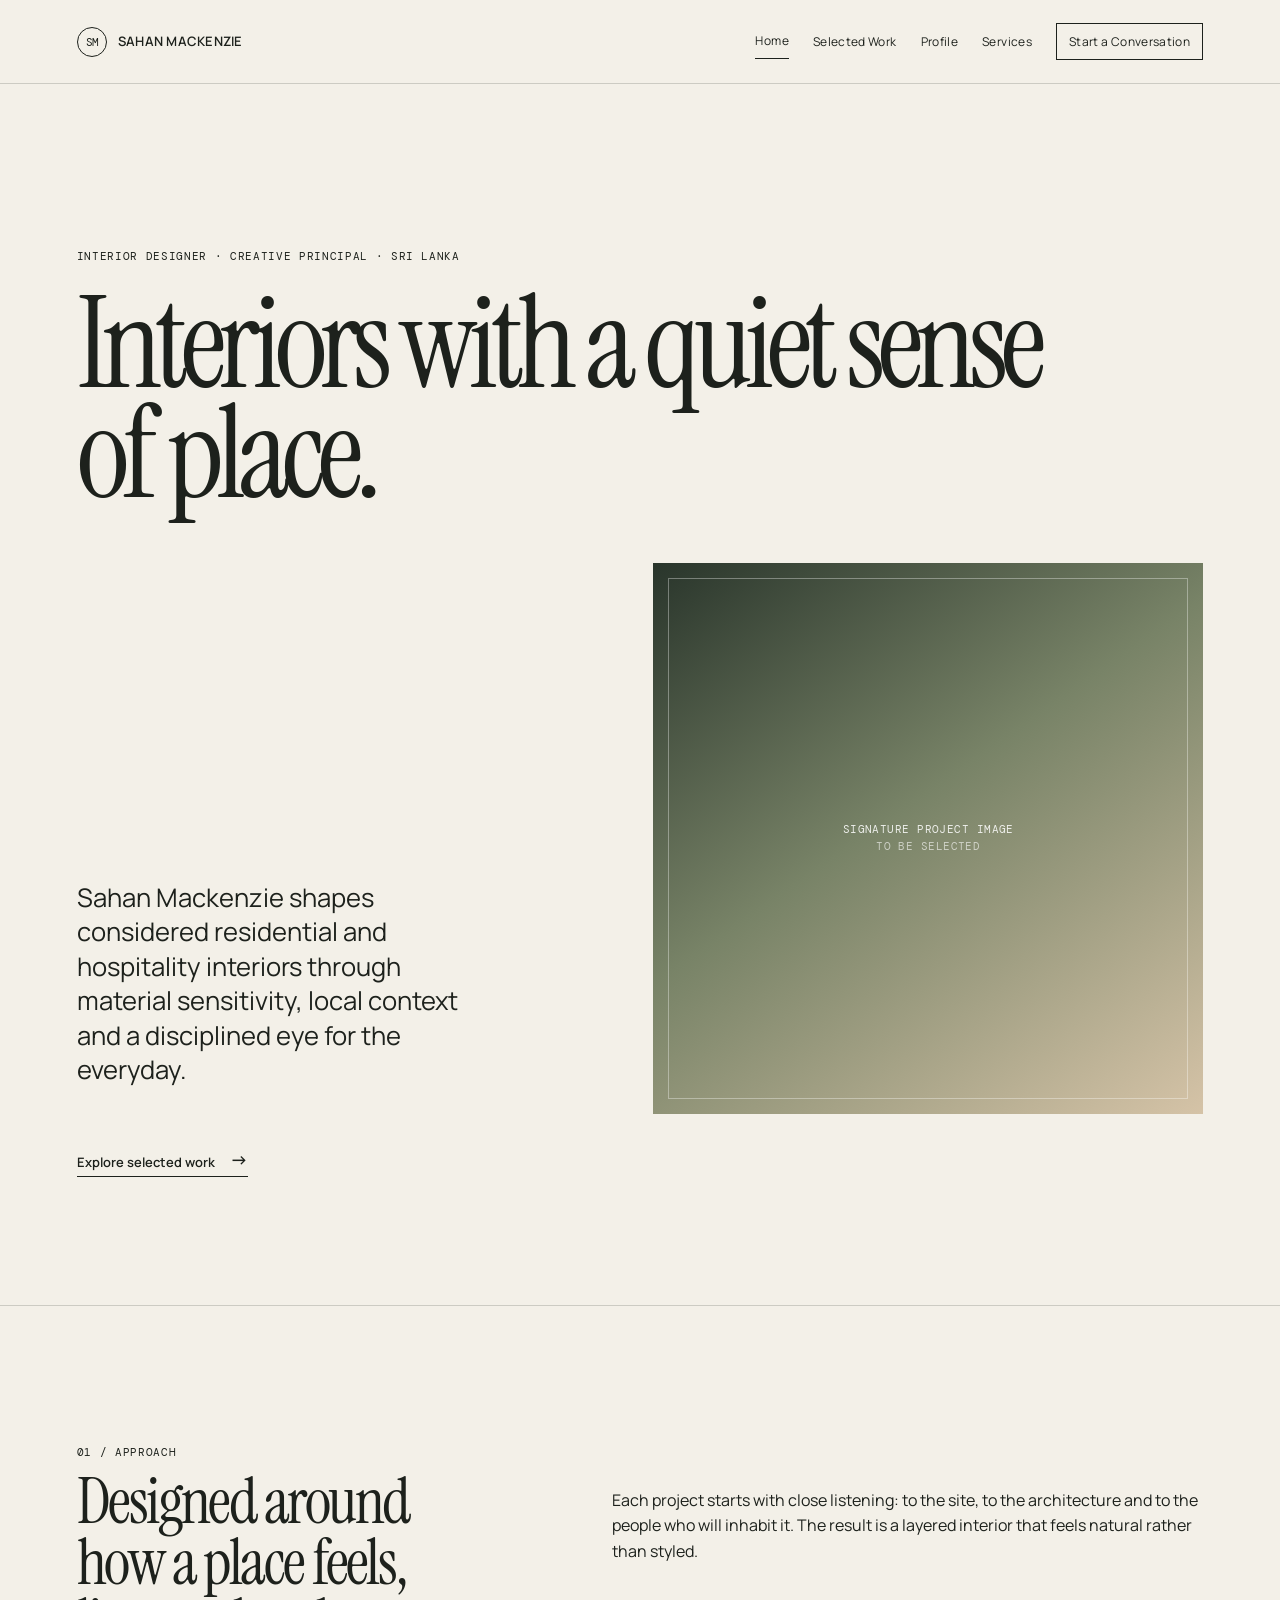
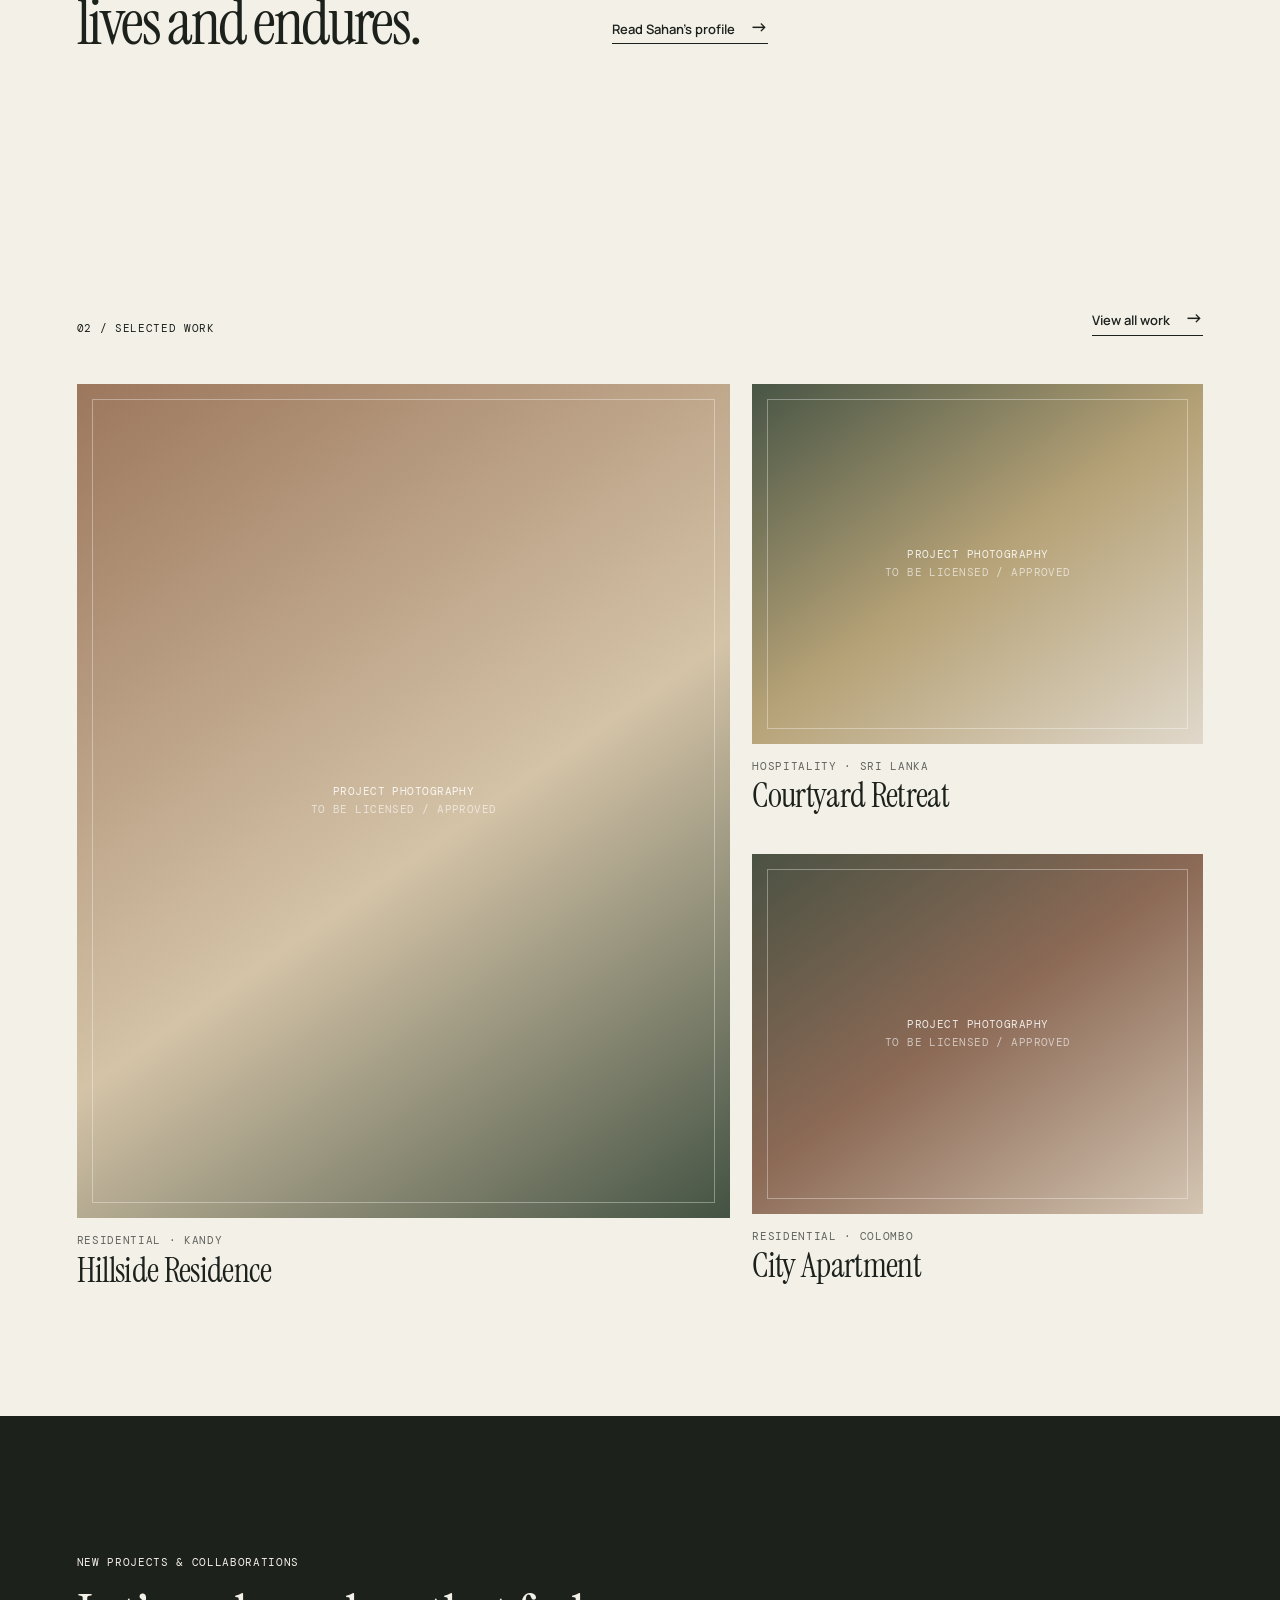
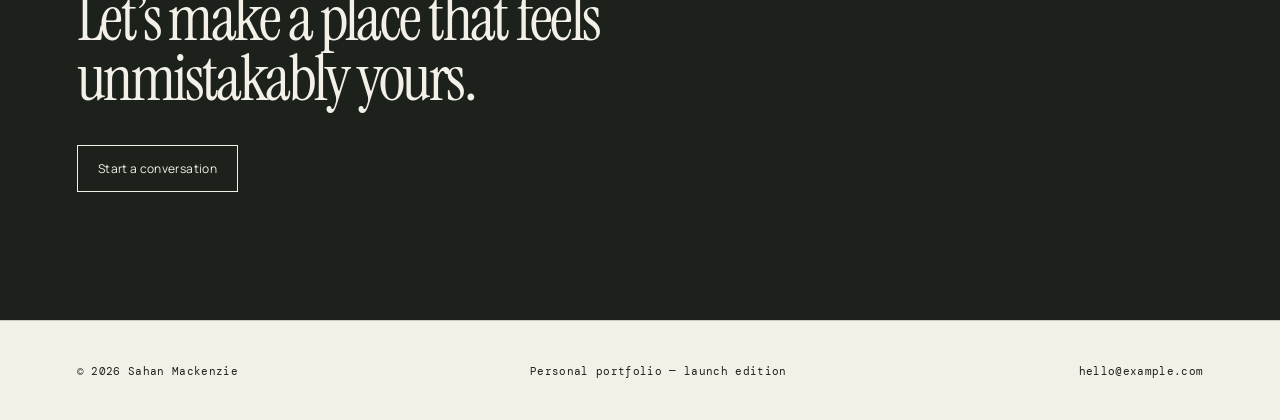
<file: index.html>
<!doctype html>
<html lang="en">
  <head>
    <meta charset="UTF-8" />
    <meta name="viewport" content="width=device-width, initial-scale=1.0" />
    <meta name="description" content="Sahan Mackenzie — Interior Designer and Creative Principal." />
    <title>Sahan Mackenzie — Interior Designer</title>
    <link rel="stylesheet" href="assets/css/site.css" />
  </head>
  <body>
    <header class="site-header">
      <a class="brand" href="index.html" aria-label="Sahan Mackenzie home"><span class="brand-mark">SM</span><span>Sahan Mackenzie</span></a>
      <button class="menu-toggle" aria-expanded="false" aria-controls="site-nav">Menu</button>
      <nav id="site-nav" class="site-nav" aria-label="Main navigation">
        <a class="active" href="index.html">Home</a><a href="work.html">Selected Work</a><a href="studio.html">Profile</a><a href="services.html">Services</a><a class="nav-cta" href="contact.html">Start a Conversation</a>
      </nav>
    </header>

    <main>
      <section class="hero page-gutter">
        <p class="eyebrow">Interior designer · Creative principal · Sri Lanka</p>
        <h1>Interiors with a quiet sense of place.</h1>
        <div class="hero-grid">
          <p class="lede">Sahan Mackenzie shapes considered residential and hospitality interiors through material sensitivity, local context and a disciplined eye for the everyday.</p>
          <div class="image-placeholder hero-art" role="img" aria-label="Placeholder for a rights-cleared signature interior photograph"><span>Signature project image<br /><em>To be selected</em></span></div>
        </div>
        <a class="text-link" href="work.html">Explore selected work <span>→</span></a>
      </section>

      <section class="statement page-gutter section-space">
        <p class="section-number">01 / Approach</p>
        <div class="two-column">
          <h2>Designed around how a place feels, lives and endures.</h2>
          <div><p>Each project starts with close listening: to the site, to the architecture and to the people who will inhabit it. The result is a layered interior that feels natural rather than styled.</p><a class="text-link" href="studio.html">Read Sahan’s profile <span>→</span></a></div>
        </div>
      </section>

      <section class="page-gutter section-space work-preview">
        <div class="section-head"><p class="section-number">02 / Selected work</p><a class="text-link" href="work.html">View all work <span>→</span></a></div>
        <div class="project-grid">
          <article class="project-card featured"><a href="project-template.html"><div class="image-placeholder image-a"><span>Project photography<br /><em>To be licensed / approved</em></span></div><p class="project-meta">Residential · Kandy</p><h3>Hillside Residence</h3></a></article>
          <article class="project-card"><a href="project-template.html"><div class="image-placeholder image-b"><span>Project photography<br /><em>To be licensed / approved</em></span></div><p class="project-meta">Hospitality · Sri Lanka</p><h3>Courtyard Retreat</h3></a></article>
          <article class="project-card"><a href="project-template.html"><div class="image-placeholder image-c"><span>Project photography<br /><em>To be licensed / approved</em></span></div><p class="project-meta">Residential · Colombo</p><h3>City Apartment</h3></a></article>
        </div>
      </section>

      <section class="contact-band page-gutter"><p class="eyebrow">New projects & collaborations</p><h2>Let’s make a place that feels unmistakably yours.</h2><a class="button button-light" href="contact.html">Start a conversation</a></section>
    </main>
    <footer class="site-footer page-gutter"><span>© <span id="year"></span> Sahan Mackenzie</span><span>Personal portfolio — launch edition</span><a href="mailto:hello@example.com">hello@example.com</a></footer>
    <script src="assets/js/site.js"></script>
  </body>
</html>
</file>
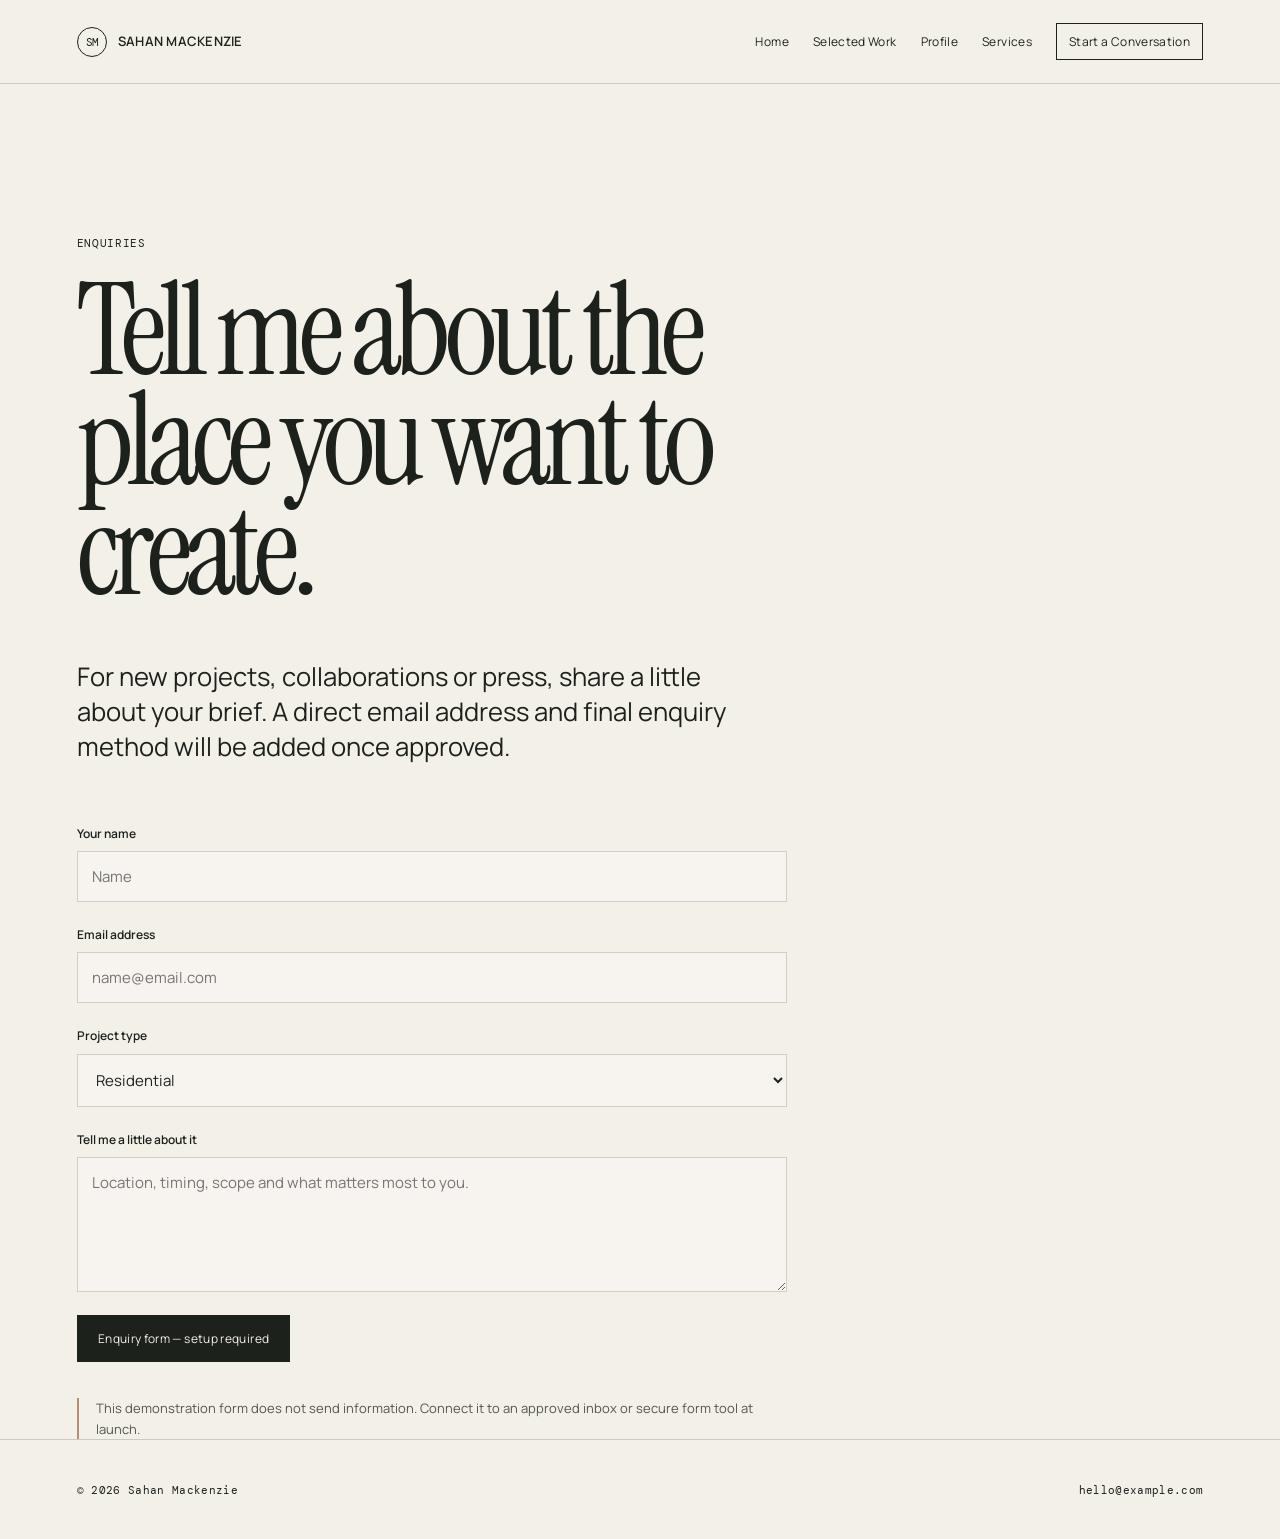
<file: contact.html>
<!doctype html>
<html lang="en"><head><meta charset="UTF-8" /><meta name="viewport" content="width=device-width, initial-scale=1.0" /><title>Start a Conversation — Sahan Mackenzie</title><link rel="stylesheet" href="assets/css/site.css" /></head><body>
<header class="site-header"><a class="brand" href="index.html"><span class="brand-mark">SM</span><span>Sahan Mackenzie</span></a><button class="menu-toggle" aria-expanded="false" aria-controls="site-nav">Menu</button><nav id="site-nav" class="site-nav"><a href="index.html">Home</a><a href="work.html">Selected Work</a><a href="studio.html">Profile</a><a href="services.html">Services</a><a class="nav-cta active" href="contact.html">Start a Conversation</a></nav></header>
<main class="contact-page page-gutter page-top"><p class="eyebrow">Enquiries</p><h1>Tell me about the place you want to create.</h1><p class="lede narrow">For new projects, collaborations or press, share a little about your brief. A direct email address and final enquiry method will be added once approved.</p><form class="enquiry-form" action="#" onsubmit="return false"><label>Your name<input type="text" name="name" placeholder="Name" /></label><label>Email address<input type="email" name="email" placeholder="name@email.com" /></label><label>Project type<select name="type"><option>Residential</option><option>Hospitality</option><option>Collaboration</option><option>Other</option></select></label><label>Tell me a little about it<textarea name="message" rows="5" placeholder="Location, timing, scope and what matters most to you."></textarea></label><button class="button" type="submit">Enquiry form — setup required</button></form><p class="content-note">This demonstration form does not send information. Connect it to an approved inbox or secure form tool at launch.</p></main><footer class="site-footer page-gutter"><span>© <span id="year"></span> Sahan Mackenzie</span><a href="mailto:hello@example.com">hello@example.com</a></footer><script src="assets/js/site.js"></script></body></html>
</file>
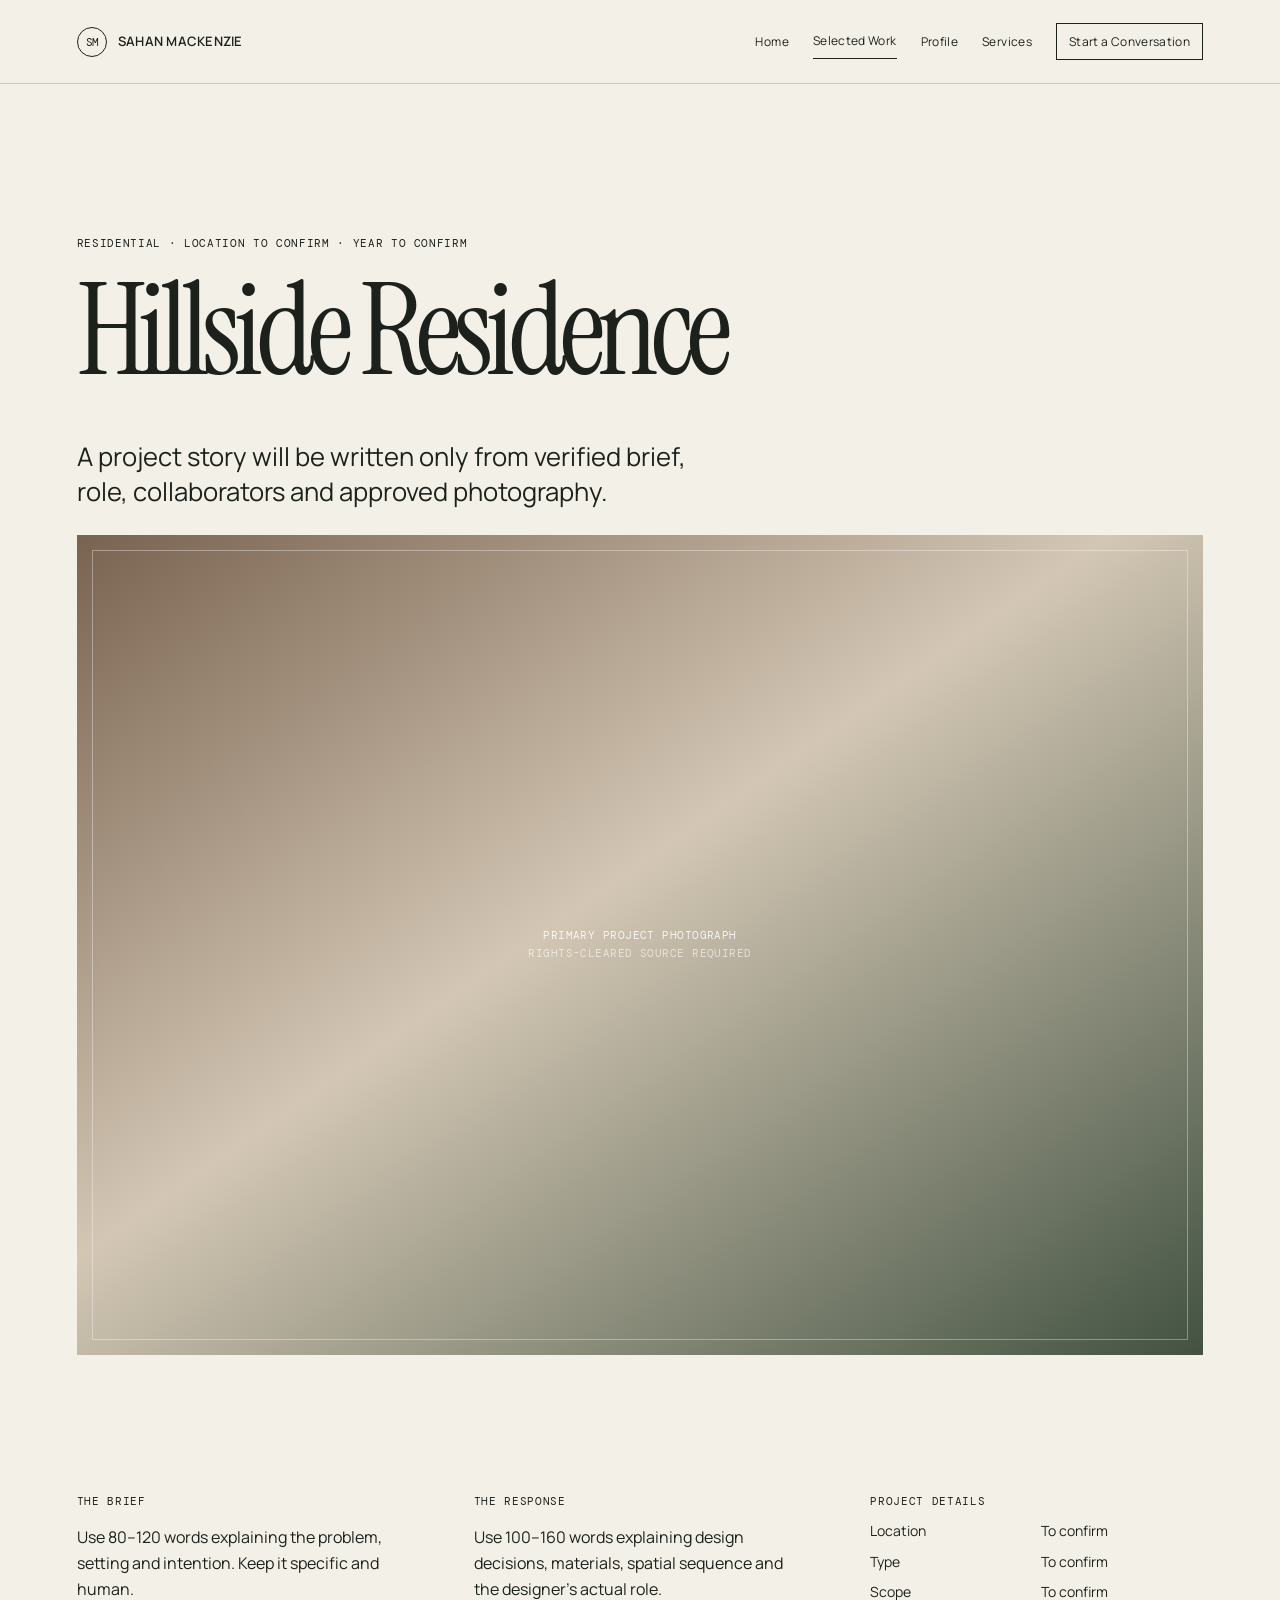
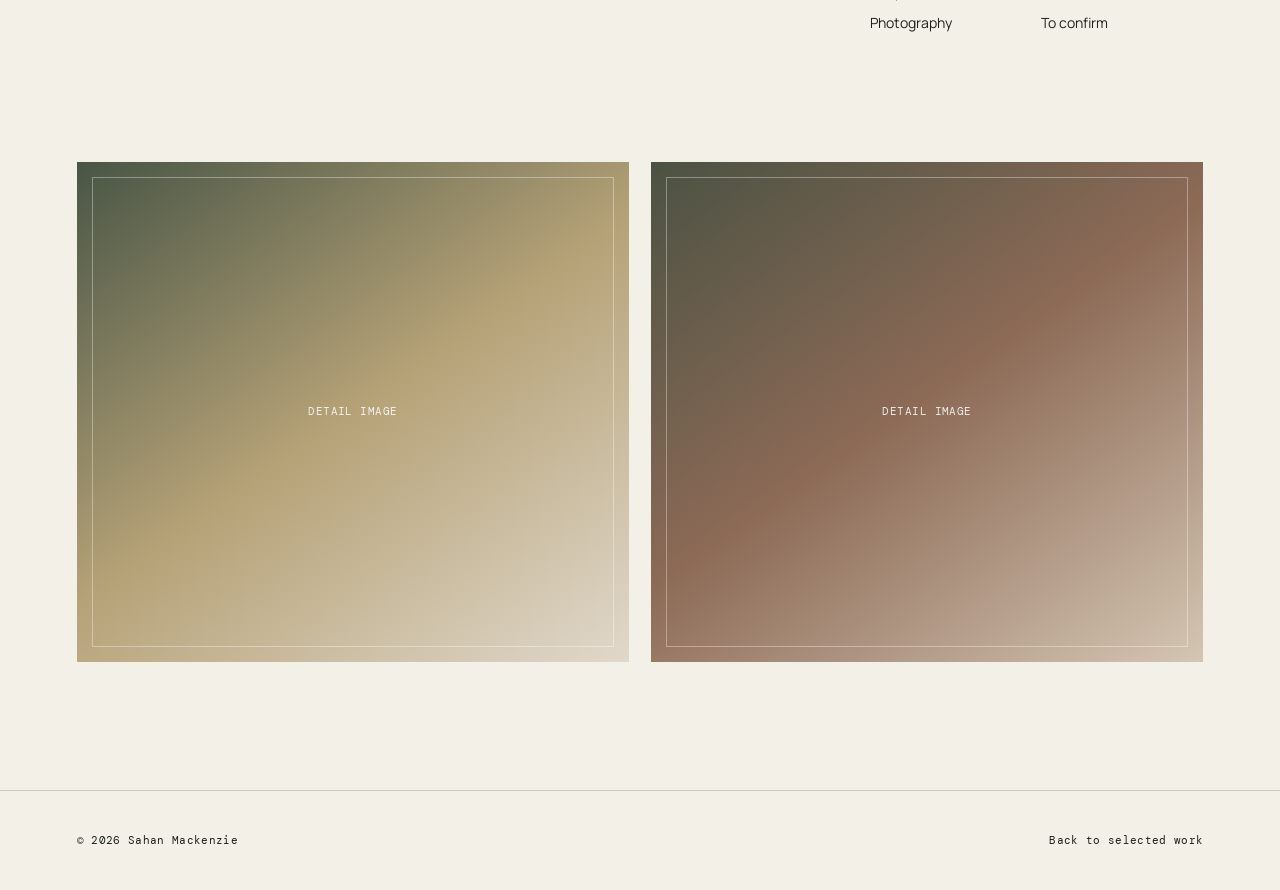
<file: project-template.html>
<!doctype html>
<html lang="en"><head><meta charset="UTF-8" /><meta name="viewport" content="width=device-width, initial-scale=1.0" /><title>Project — Sahan Mackenzie</title><link rel="stylesheet" href="assets/css/site.css" /></head><body>
<header class="site-header"><a class="brand" href="index.html"><span class="brand-mark">SM</span><span>Sahan Mackenzie</span></a><button class="menu-toggle" aria-expanded="false" aria-controls="site-nav">Menu</button><nav id="site-nav" class="site-nav"><a href="index.html">Home</a><a class="active" href="work.html">Selected Work</a><a href="studio.html">Profile</a><a href="services.html">Services</a><a class="nav-cta" href="contact.html">Start a Conversation</a></nav></header>
<main><section class="page-gutter page-top project-head"><p class="eyebrow">Residential · Location to confirm · Year to confirm</p><h1>Hillside Residence</h1><p class="lede narrow">A project story will be written only from verified brief, role, collaborators and approved photography.</p></section><div class="page-gutter"><div class="image-placeholder project-hero"><span>Primary project photograph<br /><em>Rights-cleared source required</em></span></div></div><section class="page-gutter section-space project-copy"><div><p class="section-number">The brief</p><p>Use 80–120 words explaining the problem, setting and intention. Keep it specific and human.</p></div><div><p class="section-number">The response</p><p>Use 100–160 words explaining design decisions, materials, spatial sequence and the designer’s actual role.</p></div><div><p class="section-number">Project details</p><dl><dt>Location</dt><dd>To confirm</dd><dt>Type</dt><dd>To confirm</dd><dt>Scope</dt><dd>To confirm</dd><dt>Photography</dt><dd>To confirm</dd></dl></div></section><div class="page-gutter gallery-grid"><div class="image-placeholder image-b"><span>Detail image</span></div><div class="image-placeholder image-c"><span>Detail image</span></div></div></main><footer class="site-footer page-gutter"><span>© <span id="year"></span> Sahan Mackenzie</span><a href="work.html">Back to selected work</a></footer><script src="assets/js/site.js"></script></body></html>
</file>
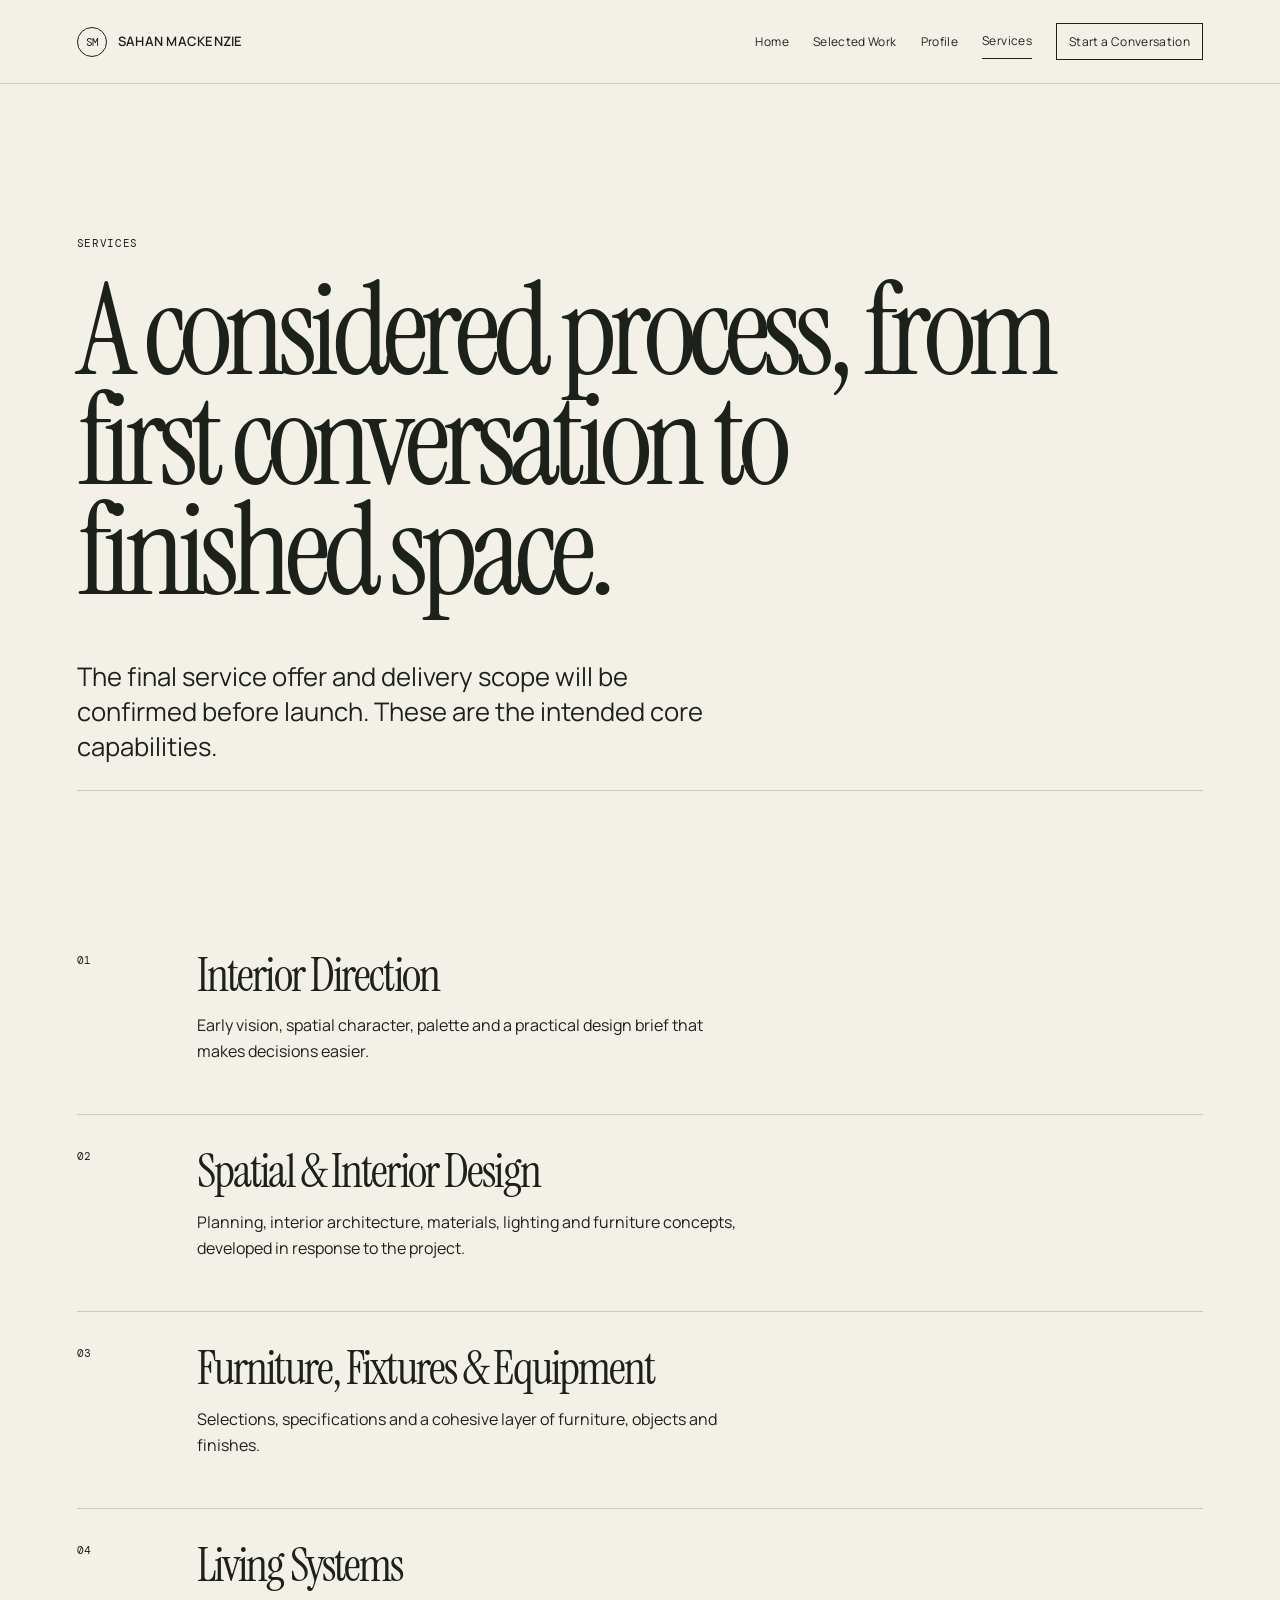
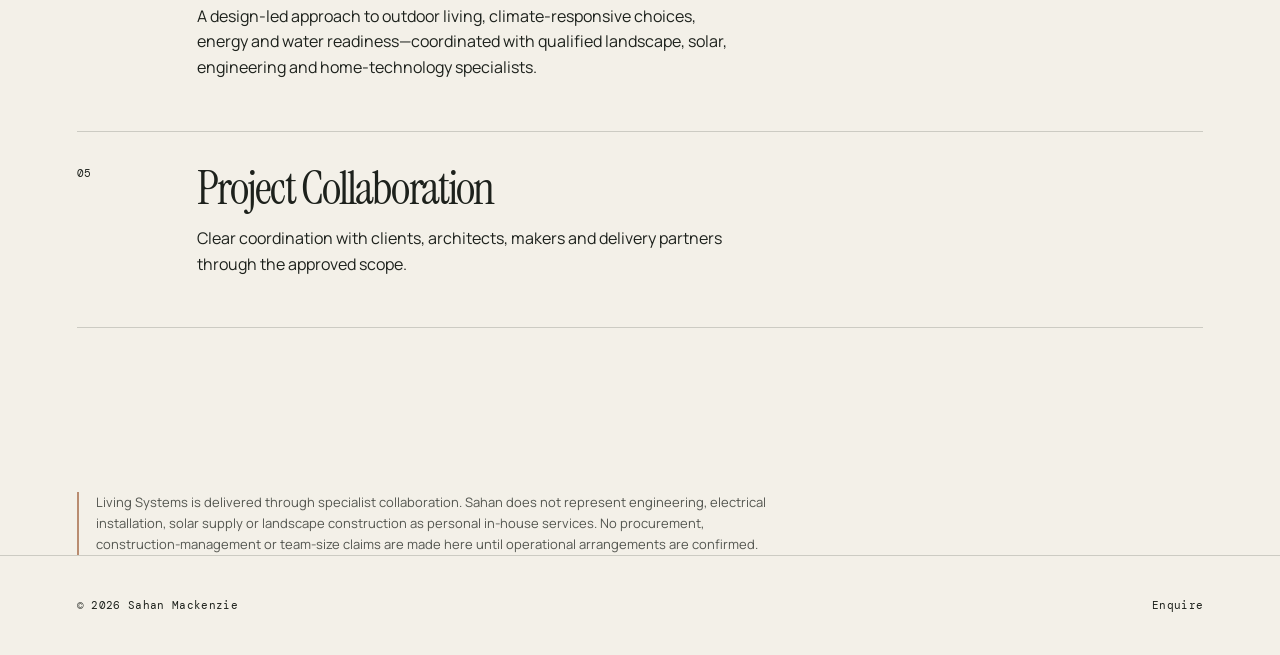
<file: services.html>
<!doctype html>
<html lang="en"><head><meta charset="UTF-8" /><meta name="viewport" content="width=device-width, initial-scale=1.0" /><title>Services — Sahan Mackenzie</title><link rel="stylesheet" href="assets/css/site.css" /></head><body>
<header class="site-header"><a class="brand" href="index.html"><span class="brand-mark">SM</span><span>Sahan Mackenzie</span></a><button class="menu-toggle" aria-expanded="false" aria-controls="site-nav">Menu</button><nav id="site-nav" class="site-nav"><a href="index.html">Home</a><a href="work.html">Selected Work</a><a href="studio.html">Profile</a><a class="active" href="services.html">Services</a><a class="nav-cta" href="contact.html">Start a Conversation</a></nav></header>
<main class="page-gutter page-top"><p class="eyebrow">Services</p><h1 class="page-title">A considered process, from first conversation to finished space.</h1><p class="lede narrow">The final service offer and delivery scope will be confirmed before launch. These are the intended core capabilities.</p><section class="services-list section-space"><article><span>01</span><div><h2>Interior Direction</h2><p>Early vision, spatial character, palette and a practical design brief that makes decisions easier.</p></div></article><article><span>02</span><div><h2>Spatial & Interior Design</h2><p>Planning, interior architecture, materials, lighting and furniture concepts, developed in response to the project.</p></div></article><article><span>03</span><div><h2>Furniture, Fixtures & Equipment</h2><p>Selections, specifications and a cohesive layer of furniture, objects and finishes.</p></div></article><article><span>04</span><div><h2>Living Systems</h2><p>A design-led approach to outdoor living, climate-responsive choices, energy and water readiness—coordinated with qualified landscape, solar, engineering and home-technology specialists.</p></div></article><article><span>05</span><div><h2>Project Collaboration</h2><p>Clear coordination with clients, architects, makers and delivery partners through the approved scope.</p></div></article></section><p class="content-note">Living Systems is delivered through specialist collaboration. Sahan does not represent engineering, electrical installation, solar supply or landscape construction as personal in-house services. No procurement, construction-management or team-size claims are made here until operational arrangements are confirmed.</p></main><footer class="site-footer page-gutter"><span>© <span id="year"></span> Sahan Mackenzie</span><a href="contact.html">Enquire</a></footer><script src="assets/js/site.js"></script></body></html>
</file>
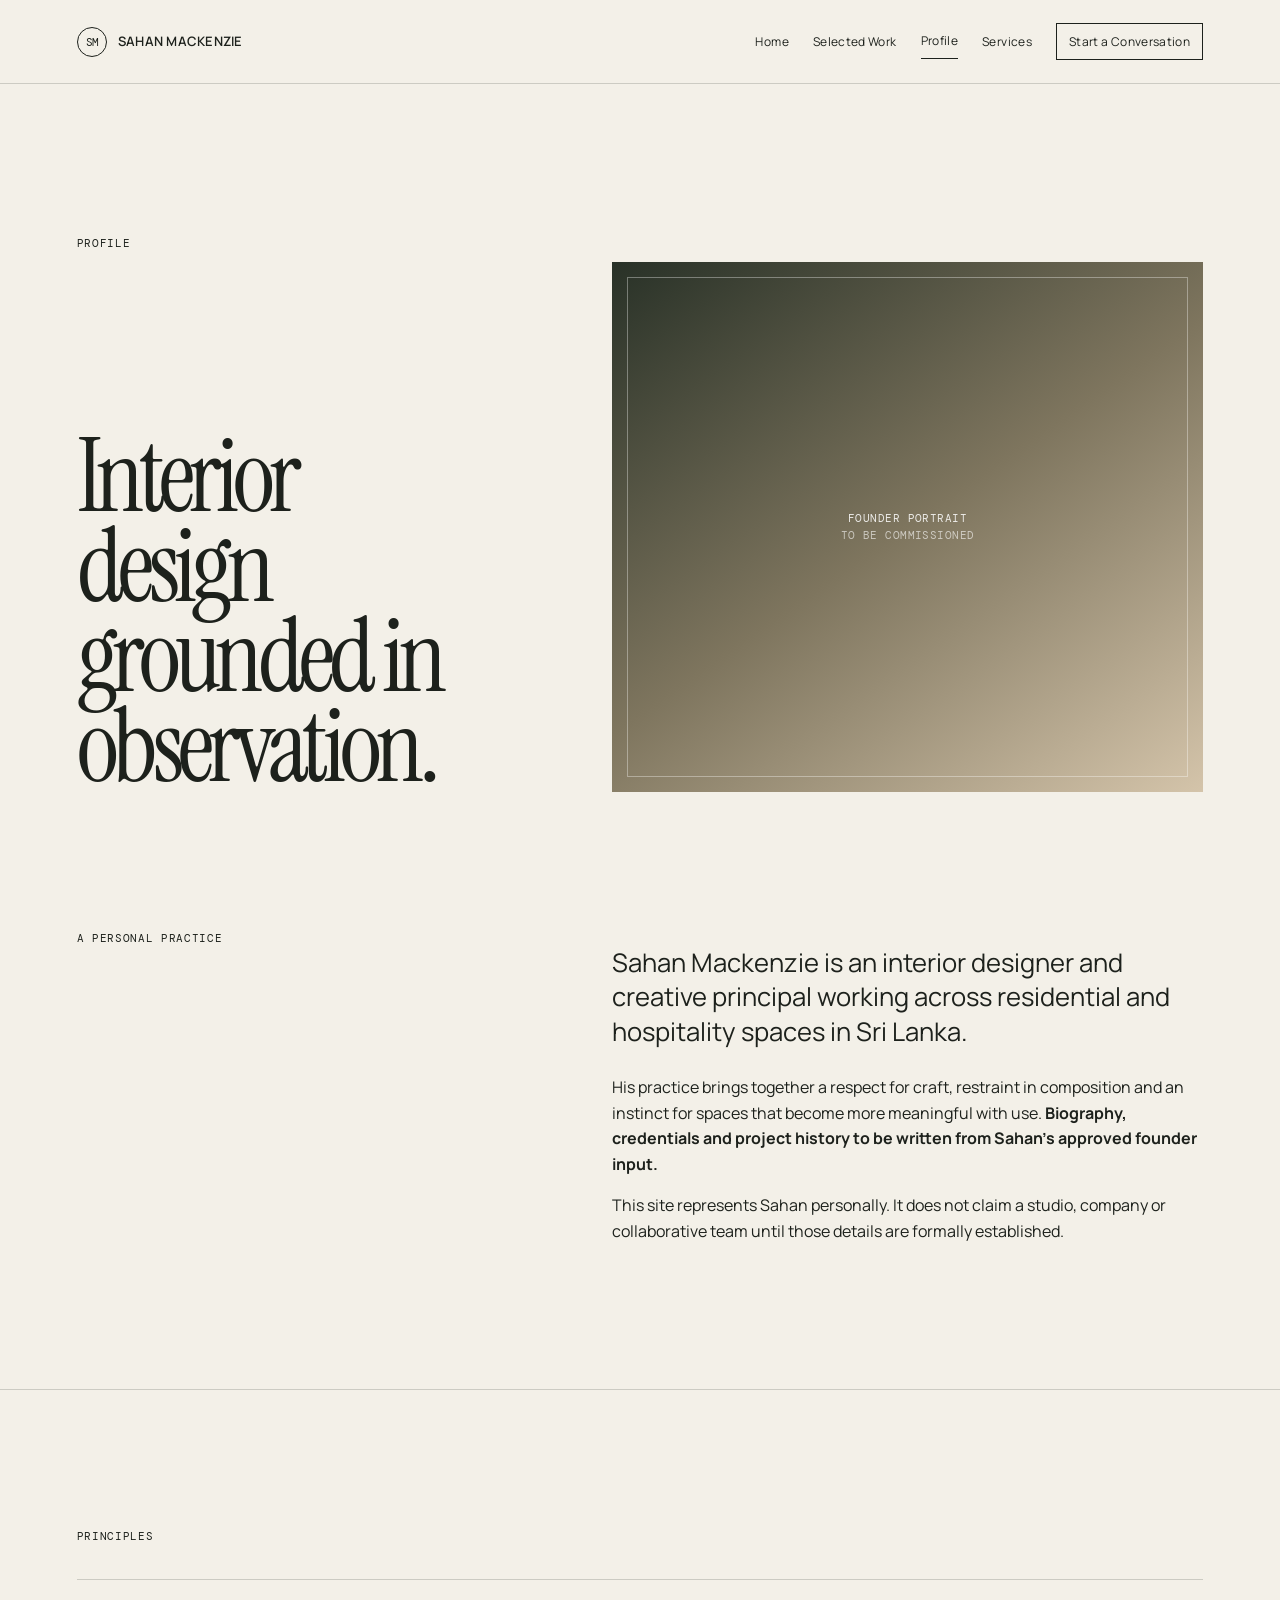
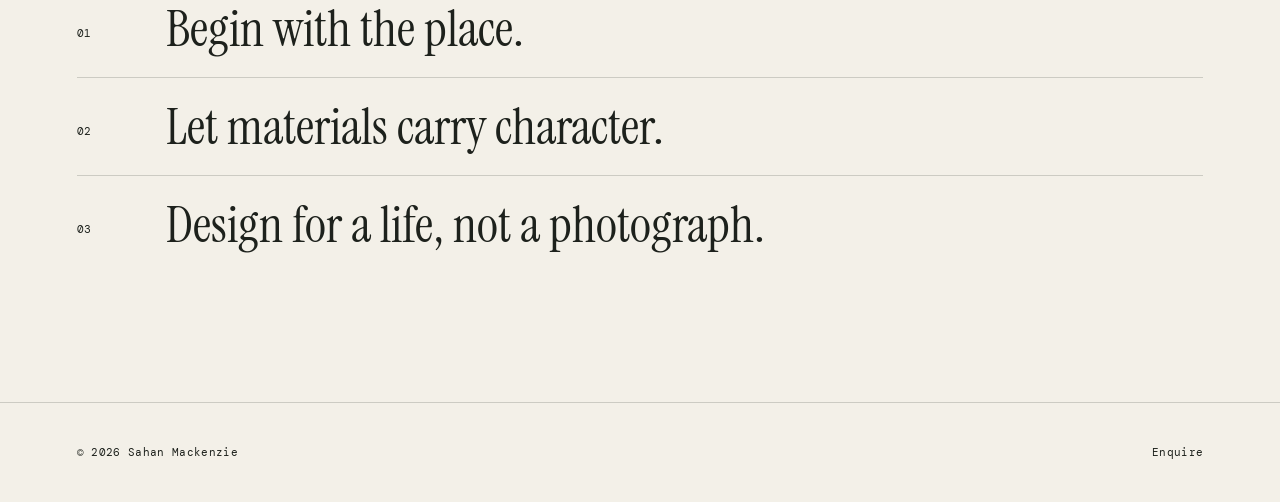
<file: studio.html>
<!doctype html>
<html lang="en"><head><meta charset="UTF-8" /><meta name="viewport" content="width=device-width, initial-scale=1.0" /><title>Profile — Sahan Mackenzie</title><link rel="stylesheet" href="assets/css/site.css" /></head><body>
<header class="site-header"><a class="brand" href="index.html"><span class="brand-mark">SM</span><span>Sahan Mackenzie</span></a><button class="menu-toggle" aria-expanded="false" aria-controls="site-nav">Menu</button><nav id="site-nav" class="site-nav"><a href="index.html">Home</a><a href="work.html">Selected Work</a><a class="active" href="studio.html">Profile</a><a href="services.html">Services</a><a class="nav-cta" href="contact.html">Start a Conversation</a></nav></header>
<main><section class="page-gutter page-top"><p class="eyebrow">Profile</p><div class="two-column profile-intro"><h1>Interior design grounded in observation.</h1><div class="image-placeholder portrait"><span>Founder portrait<br /><em>To be commissioned</em></span></div></div></section><section class="page-gutter section-space two-column"><p class="section-number">A personal practice</p><div><p class="lede">Sahan Mackenzie is an interior designer and creative principal working across residential and hospitality spaces in Sri Lanka.</p><p>His practice brings together a respect for craft, restraint in composition and an instinct for spaces that become more meaningful with use. <strong>Biography, credentials and project history to be written from Sahan’s approved founder input.</strong></p><p>This site represents Sahan personally. It does not claim a studio, company or collaborative team until those details are formally established.</p></div></section><section class="page-gutter section-space principles"><p class="section-number">Principles</p><ol><li><span>01</span> Begin with the place.</li><li><span>02</span> Let materials carry character.</li><li><span>03</span> Design for a life, not a photograph.</li></ol></section></main><footer class="site-footer page-gutter"><span>© <span id="year"></span> Sahan Mackenzie</span><a href="contact.html">Enquire</a></footer><script src="assets/js/site.js"></script></body></html>
</file>
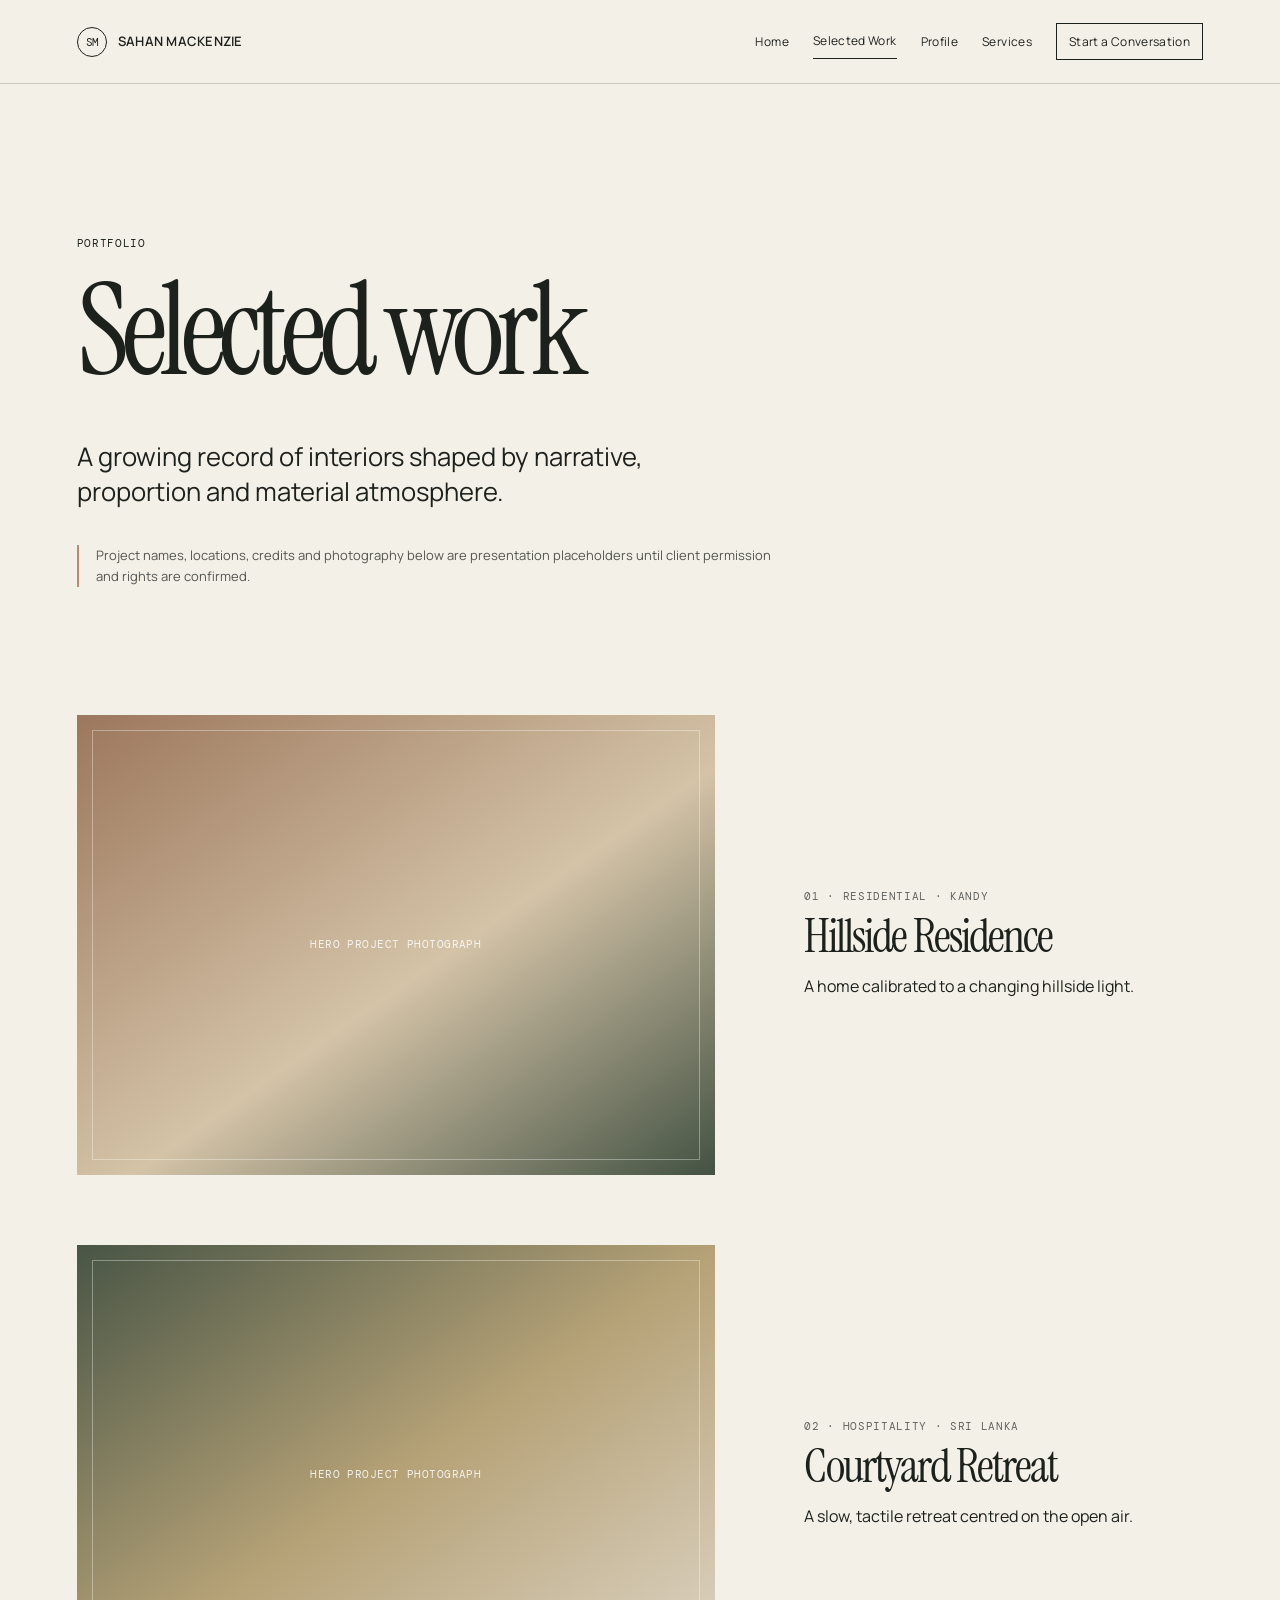
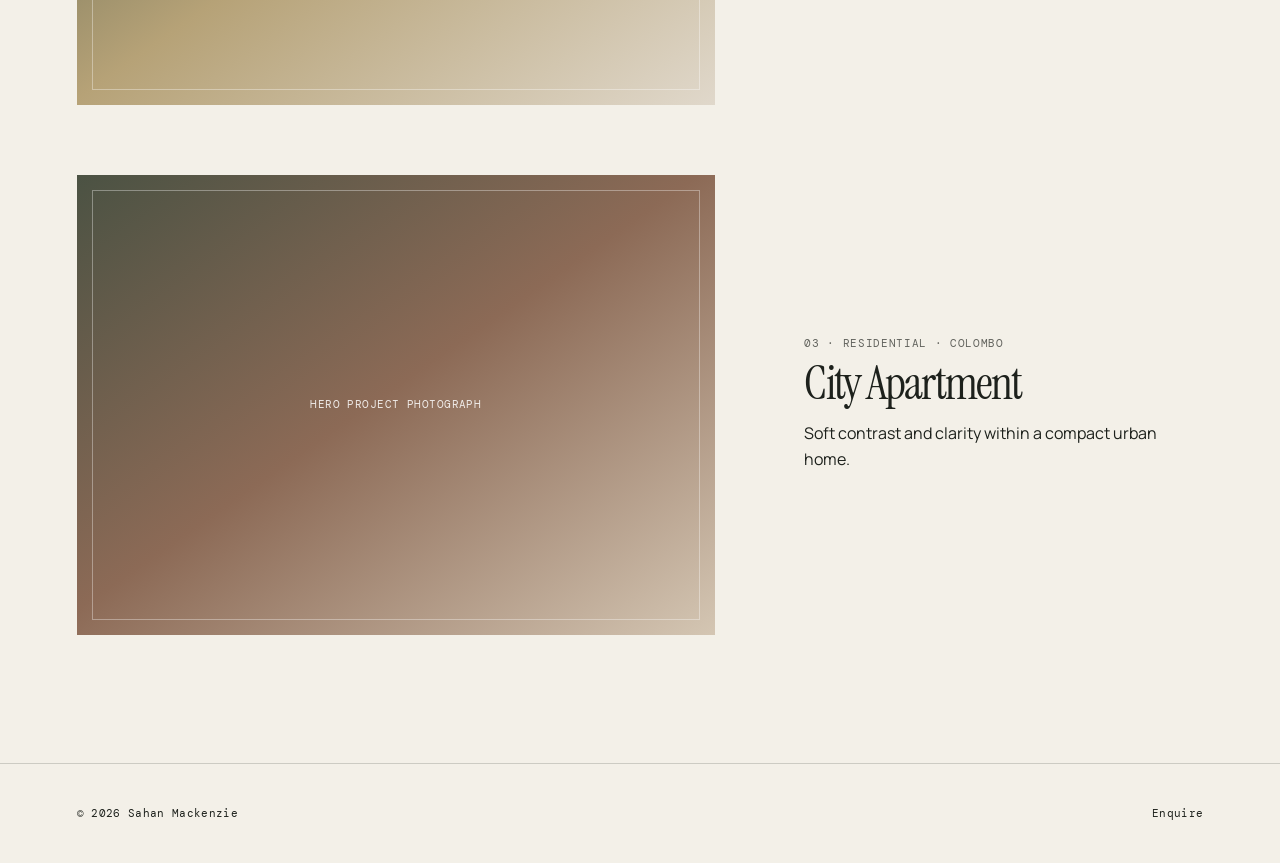
<file: work.html>
<!doctype html>
<html lang="en"><head><meta charset="UTF-8" /><meta name="viewport" content="width=device-width, initial-scale=1.0" /><title>Selected Work — Sahan Mackenzie</title><link rel="stylesheet" href="assets/css/site.css" /></head><body>
<header class="site-header"><a class="brand" href="index.html"><span class="brand-mark">SM</span><span>Sahan Mackenzie</span></a><button class="menu-toggle" aria-expanded="false" aria-controls="site-nav">Menu</button><nav id="site-nav" class="site-nav"><a href="index.html">Home</a><a class="active" href="work.html">Selected Work</a><a href="studio.html">Profile</a><a href="services.html">Services</a><a class="nav-cta" href="contact.html">Start a Conversation</a></nav></header>
<main class="page-gutter page-top"><p class="eyebrow">Portfolio</p><h1 class="page-title">Selected work</h1><p class="lede narrow">A growing record of interiors shaped by narrative, proportion and material atmosphere.</p><p class="content-note">Project names, locations, credits and photography below are presentation placeholders until client permission and rights are confirmed.</p>
<section class="work-list section-space"><article class="work-row"><a href="project-template.html"><div class="image-placeholder image-a"><span>Hero project photograph</span></div><div><p class="project-meta">01 · Residential · Kandy</p><h2>Hillside Residence</h2><p>A home calibrated to a changing hillside light.</p></div></a></article><article class="work-row"><a href="project-template.html"><div class="image-placeholder image-b"><span>Hero project photograph</span></div><div><p class="project-meta">02 · Hospitality · Sri Lanka</p><h2>Courtyard Retreat</h2><p>A slow, tactile retreat centred on the open air.</p></div></a></article><article class="work-row"><a href="project-template.html"><div class="image-placeholder image-c"><span>Hero project photograph</span></div><div><p class="project-meta">03 · Residential · Colombo</p><h2>City Apartment</h2><p>Soft contrast and clarity within a compact urban home.</p></div></a></article></section>
</main><footer class="site-footer page-gutter"><span>© <span id="year"></span> Sahan Mackenzie</span><a href="contact.html">Enquire</a></footer><script src="assets/js/site.js"></script></body></html>
</file>
<file: assets/css/site.css>
@import url('https://fonts.googleapis.com/css2?family=DM+Mono:wght@400;500&family=Instrument+Serif:ital@0;1&family=Manrope:wght@400;500;600&display=swap');
:root{--ink:#1d211c;--paper:#f3f0e8;--stone:#ded8cb;--moss:#606b52;--clay:#b98c70;--line:rgba(29,33,28,.18);--serif:'Instrument Serif',Georgia,serif;--sans:Manrope,Arial,sans-serif;--mono:'DM Mono',monospace}*{box-sizing:border-box}html{scroll-behavior:smooth}body{margin:0;background:var(--paper);color:var(--ink);font:16px/1.6 var(--sans)}a{color:inherit;text-decoration:none}.page-gutter{padding-left:clamp(24px,6vw,96px);padding-right:clamp(24px,6vw,96px)}.site-header{min-height:84px;display:flex;align-items:center;justify-content:space-between;padding:0 clamp(24px,6vw,96px);border-bottom:1px solid var(--line);position:relative}.brand{display:flex;gap:11px;align-items:center;font-size:13px;font-weight:600;letter-spacing:.02em;text-transform:uppercase}.brand-mark{width:30px;height:30px;border:1px solid currentColor;border-radius:50%;display:grid;place-items:center;font:11px var(--mono);letter-spacing:-.12em}.site-nav{display:flex;align-items:center;gap:24px;font-size:12px;letter-spacing:.03em}.site-nav a{padding:7px 0}.site-nav a:not(.nav-cta):hover,.site-nav .active:not(.nav-cta){border-bottom:1px solid var(--ink)}.nav-cta{border:1px solid var(--ink)!important;padding:8px 12px!important}.menu-toggle{display:none;background:none;border:0;font:12px var(--sans);text-transform:uppercase}.hero{padding-top:clamp(82px,12vw,170px);padding-bottom:clamp(80px,10vw,140px)}.eyebrow,.section-number,.project-meta{font:11px/1.4 var(--mono);letter-spacing:.06em;text-transform:uppercase}.hero h1,.page-title,.contact-page h1,.project-head h1{font:normal clamp(64px,10vw,150px)/.86 var(--serif);letter-spacing:-.055em;max-width:1000px;margin:25px 0 54px}.hero-grid{display:grid;grid-template-columns:1fr 1.3fr;gap:12vw;align-items:end}.lede{font-size:clamp(19px,2vw,27px);line-height:1.35}.narrow{max-width:650px}.image-placeholder{min-height:250px;background:linear-gradient(135deg,#bba994,#69755e);position:relative;display:grid;place-items:center;color:rgba(255,255,255,.86);text-align:center;font:11px/1.6 var(--mono);letter-spacing:.04em;text-transform:uppercase}.image-placeholder:after{content:'';position:absolute;inset:15px;border:1px solid rgba(255,255,255,.35)}.image-placeholder span{position:relative;z-index:1}.image-placeholder em{font-style:normal;opacity:.7}.hero-art{height:clamp(360px,43vw,620px);background:linear-gradient(145deg,#29352b 0%,#788367 45%,#d5c3a7 100%)}.text-link{display:inline-flex;gap:15px;margin-top:38px;font-size:13px;font-weight:600;border-bottom:1px solid currentColor;padding-bottom:4px}.text-link span{font-size:18px;line-height:.8}.section-space{padding-top:clamp(72px,10vw,150px);padding-bottom:clamp(72px,10vw,150px)}.statement{border-top:1px solid var(--line)}.two-column{display:grid;grid-template-columns:.8fr 1.2fr;gap:11vw}.two-column h2,.contact-band h2{font:normal clamp(43px,5vw,75px)/.95 var(--serif);letter-spacing:-.04em;margin:0}.section-head{display:flex;justify-content:space-between;align-items:flex-start;margin-bottom:36px}.section-head .text-link{margin:0}.project-grid{display:grid;grid-template-columns:1.45fr 1fr;gap:36px 22px}.project-card.featured{grid-row:span 2}.project-card .image-placeholder{height:360px}.project-card.featured .image-placeholder{height:calc(100% - 70px);min-height:510px}.image-a{background:linear-gradient(145deg,#9c775d,#d4c3a7 55%,#435243)}.image-b{background:linear-gradient(145deg,#485545,#b6a277 50%,#e0d8cb)}.image-c{background:linear-gradient(145deg,#4b5243,#8c6a56 48%,#d4c6b3)}.project-card h3{font:normal 34px/1 var(--serif);letter-spacing:-.02em;margin:5px 0}.project-meta{margin:15px 0 5px;color:rgba(29,33,28,.68)}.contact-band{background:var(--ink);color:var(--paper);padding-top:clamp(70px,10vw,130px);padding-bottom:clamp(70px,10vw,130px)}.contact-band h2{max-width:800px;margin:18px 0 35px}.button{display:inline-block;background:var(--ink);color:var(--paper);padding:14px 20px;border:1px solid var(--ink);font:12px var(--sans);letter-spacing:.03em;cursor:pointer}.button-light{background:transparent;color:var(--paper);border-color:var(--paper)}.site-footer{min-height:100px;display:flex;gap:18px;align-items:center;justify-content:space-between;border-top:1px solid var(--line);font:11px var(--mono);letter-spacing:.03em}.page-top{padding-top:clamp(80px,11vw,150px);padding-bottom:0}.content-note{margin:36px 0 0;max-width:710px;border-left:2px solid var(--clay);padding-left:17px;font-size:13px;color:rgba(29,33,28,.75)}.work-list{display:grid;gap:70px}.work-row a{display:grid;grid-template-columns:1.6fr 1fr;gap:7vw;align-items:center}.work-row .image-placeholder{height:460px}.work-row h2,.services-list h2{font:normal 47px/.95 var(--serif);letter-spacing:-.04em;margin:9px 0}.profile-intro{align-items:end}.profile-intro h1{font:normal clamp(60px,8vw,120px)/.88 var(--serif);letter-spacing:-.055em;margin:0}.portrait{height:530px;background:linear-gradient(145deg,#283127,#7e755e 50%,#d4c4aa)}.principles{border-top:1px solid var(--line)}.principles ol{list-style:none;margin:35px 0 0;padding:0}.principles li{border-top:1px solid var(--line);padding:23px 0;font:normal clamp(32px,4vw,60px)/1 var(--serif)}.principles li span{font:11px var(--mono);vertical-align:middle;display:inline-block;width:80px}.services-list{border-top:1px solid var(--line)}.services-list article{display:grid;grid-template-columns:100px 1fr;gap:20px;padding:34px 0;border-bottom:1px solid var(--line)}.services-list article>span{font:11px var(--mono)}.services-list h2{margin-top:0}.services-list p{max-width:550px}.contact-page h1{max-width:800px}.enquiry-form{display:grid;gap:23px;max-width:710px;margin-top:60px}.enquiry-form label{display:grid;gap:8px;font-size:12px;font-weight:600}.enquiry-form input,.enquiry-form select,.enquiry-form textarea{border:1px solid var(--line);border-radius:0;background:rgba(255,255,255,.28);padding:14px;font:15px var(--sans);color:var(--ink)}.enquiry-form .button{justify-self:start}.project-hero{height:min(66vw,820px);background:linear-gradient(145deg,#796350,#d3c6b4 45%,#425241)}.project-copy{display:grid;grid-template-columns:repeat(3,1fr);gap:5vw}.project-copy dl{display:grid;grid-template-columns:1fr 1fr;gap:8px;margin:0;font-size:14px}.project-copy dd{margin:0}.gallery-grid{display:grid;grid-template-columns:1fr 1fr;gap:22px;padding-bottom:clamp(70px,10vw,140px)}.gallery-grid .image-placeholder{height:500px}
@media(max-width:760px){.site-header{min-height:70px}.menu-toggle{display:block}.site-nav{display:none;position:absolute;z-index:3;top:70px;left:0;right:0;background:var(--paper);padding:20px 24px 28px;border-bottom:1px solid var(--line);flex-direction:column;align-items:flex-start;gap:18px}.site-nav.open{display:flex}.hero h1,.page-title,.contact-page h1,.project-head h1{font-size:clamp(58px,17vw,90px)}.hero-grid,.two-column,.work-row a,.project-copy{grid-template-columns:1fr;gap:30px}.hero-art{height:430px}.project-grid{grid-template-columns:1fr;gap:48px}.project-card.featured .image-placeholder,.project-card .image-placeholder{height:420px;min-height:0}.work-row .image-placeholder{height:340px}.profile-intro{gap:40px}.portrait{height:400px}.section-head{display:block}.section-head .text-link{margin-top:14px}.site-footer{align-items:flex-start;justify-content:center;flex-direction:column;padding-top:26px;padding-bottom:26px}.gallery-grid{grid-template-columns:1fr}.gallery-grid .image-placeholder{height:350px}.services-list article{grid-template-columns:48px 1fr}.principles li span{width:48px}}
</file>
